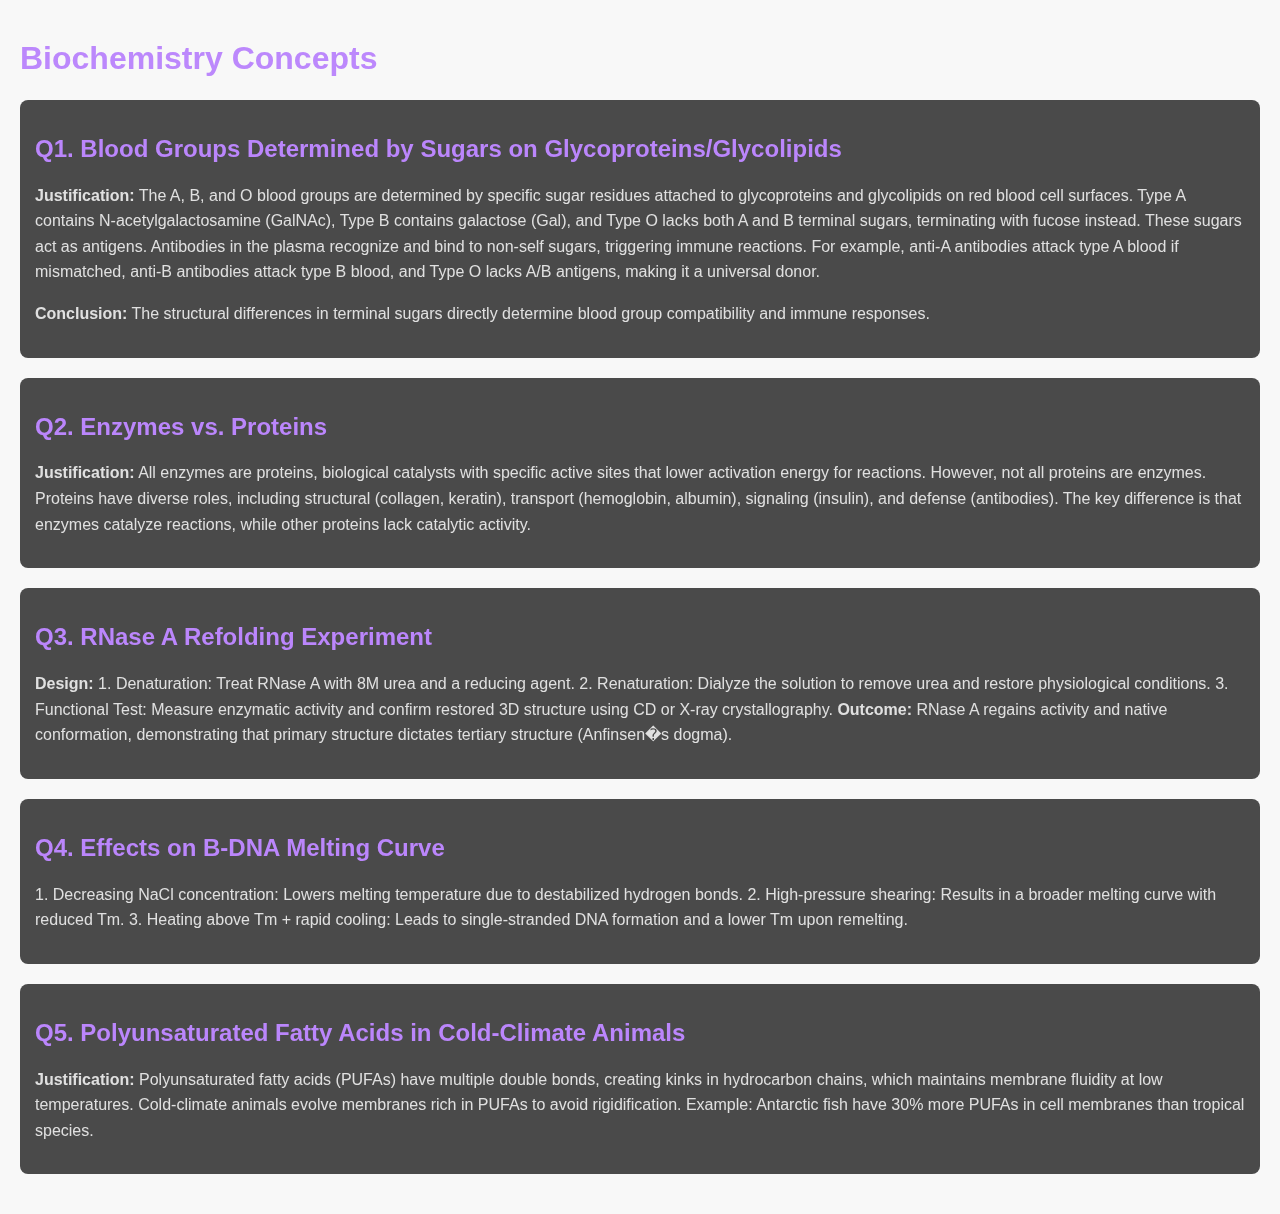
<file: biochemistry_concepts.html>
<!DOCTYPE html>
<html lang="en">
<head>
    <meta charset="UTF-8">
    <meta name="viewport" content="width=device-width, initial-scale=1.0">
    <title>Biochemistry Concepts - Dibyajyotee Ghosh</title>
    <link rel="stylesheet" href="styles.css">
    <script src="https://cdnjs.cloudflare.com/ajax/libs/gsap/3.9.1/gsap.min.js"></script>
    <style>
        body {
            margin: 0;
            font-family: sans-serif;
            background-image: url('https://cdn.wallpapersafari.com/26/10/lV9LYT.jpg');
            background-size: cover;
            background-repeat: no-repeat;
            background-attachment: fixed;
            color: #e0e0e0;
            padding: 20px;
        }
        h1, h2 {
            color: #bb86fc;
        }
        .concept-section {
            margin-bottom: 20px;
            padding: 15px;
            background-color: rgba(30, 30, 30, 0.8);
            border-radius: 8px;
        }
        .concept-section p {
            line-height: 1.6;
        }
        a {
            color: #03dac6;
            text-decoration: none;
        }
        a:hover {
            text-decoration: underline;
        }
    </style>
</head>
<body>
    <h1 class="animate-header">Biochemistry Concepts</h1>

    <div class="concept-section animate-section">
        <h2>Q1. Blood Groups Determined by Sugars on Glycoproteins/Glycolipids</h2>
        <p><strong>Justification:</strong> The A, B, and O blood groups are determined by specific sugar residues attached to glycoproteins and glycolipids on red blood cell surfaces. Type A contains N-acetylgalactosamine (GalNAc), Type B contains galactose (Gal), and Type O lacks both A and B terminal sugars, terminating with fucose instead. These sugars act as antigens. Antibodies in the plasma recognize and bind to non-self sugars, triggering immune reactions. For example, anti-A antibodies attack type A blood if mismatched, anti-B antibodies attack type B blood, and Type O lacks A/B antigens, making it a universal donor.</p>
        <p><strong>Conclusion:</strong> The structural differences in terminal sugars directly determine blood group compatibility and immune responses.</p>
    </div>

    <div class="concept-section animate-section">
        <h2>Q2. Enzymes vs. Proteins</h2>
        <p><strong>Justification:</strong> All enzymes are proteins, biological catalysts with specific active sites that lower activation energy for reactions. However, not all proteins are enzymes. Proteins have diverse roles, including structural (collagen, keratin), transport (hemoglobin, albumin), signaling (insulin), and defense (antibodies). The key difference is that enzymes catalyze reactions, while other proteins lack catalytic activity.</p>
    </div>

    <div class="concept-section animate-section">
        <h2>Q3. RNase A Refolding Experiment</h2>
        <p><strong>Design:</strong> 1. Denaturation: Treat RNase A with 8M urea and a reducing agent. 2. Renaturation: Dialyze the solution to remove urea and restore physiological conditions. 3. Functional Test: Measure enzymatic activity and confirm restored 3D structure using CD or X-ray crystallography. <strong>Outcome:</strong> RNase A regains activity and native conformation, demonstrating that primary structure dictates tertiary structure (Anfinsen�s dogma).</p>
    </div>

    <div class="concept-section animate-section">
        <h2>Q4. Effects on B-DNA Melting Curve</h2>
        <p>1. Decreasing NaCl concentration: Lowers melting temperature due to destabilized hydrogen bonds. 2. High-pressure shearing: Results in a broader melting curve with reduced Tm. 3. Heating above Tm + rapid cooling: Leads to single-stranded DNA formation and a lower Tm upon remelting.</p>
    </div>

    <div class="concept-section animate-section">
        <h2>Q5. Polyunsaturated Fatty Acids in Cold-Climate Animals</h2>
        <p><strong>Justification:</strong> Polyunsaturated fatty acids (PUFAs) have multiple double bonds, creating kinks in hydrocarbon chains, which maintains membrane fluidity at low temperatures. Cold-climate animals evolve membranes rich in PUFAs to avoid rigidification. Example: Antarctic fish have 30% more PUFAs in cell membranes than tropical species.</p>
    </div>

    <script>
        gsap.from(".animate-header", { duration: 1, y: -50, opacity: 0, ease: "power2.out" });

        gsap.utils.toArray(".animate-section").forEach(section => {
            gsap.from(section, {
                duration: 0.8,
                opacity: 0,
                y: 30,
                stagger: 0.2,
                ease: "power2.out"
            });
        });
    </script>
</body>
</html>
</file>
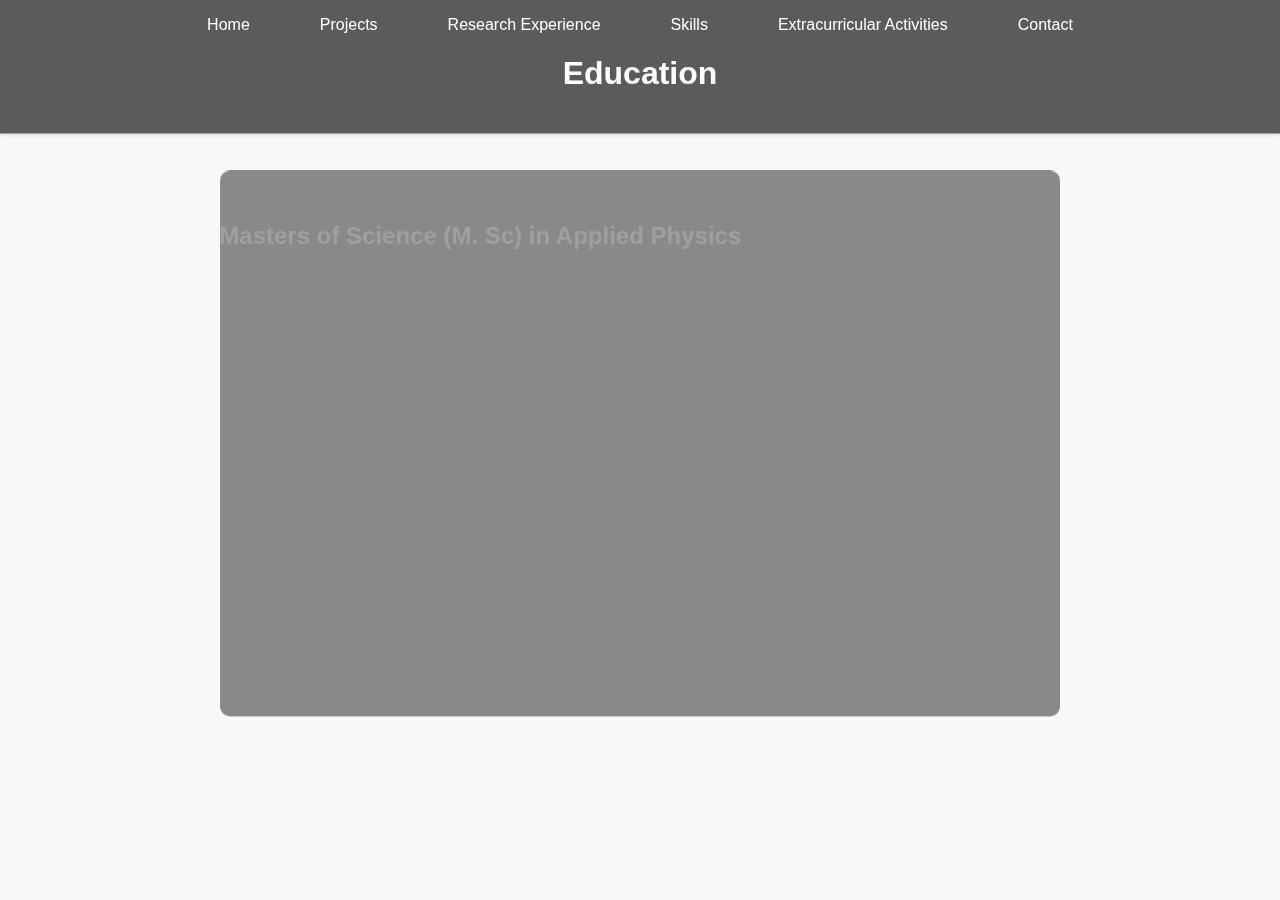
<file: education.html>
<!DOCTYPE html>
<html lang="en">
<head>
    <meta charset="UTF-8">
    <meta name="viewport" content="width=device-width, initial-scale=1.0">
    <title>Education - Dibyajyotee Ghosh</title>
    <link rel="stylesheet" href="styles.css">
    <script src="https://cdnjs.cloudflare.com/ajax/libs/gsap/3.9.1/gsap.min.js"></script>
    <style>
        body {
            margin: 0;
            font-family: sans-serif;
            background-image: url('https://cdn.wallpapersafari.com/26/10/lV9LYT.jpg');
            background-size: cover;
            background-repeat: no-repeat;
            background-attachment: fixed;
            color: white;
        }

        header {
            background-color: rgba(0, 0, 0, 0.7);
            padding: 20px;
            text-align: center;
        }

        nav ul {
            list-style: none;
            padding: 0;
            margin: 0;
            display: flex;
            justify-content: center;
        }

        nav li {
            margin: 0 15px;
        }

        nav a {
            color: white;
            text-decoration: none;
            padding: 5px 10px;
            border-radius: 5px;
            transition: background-color 0.3s ease;
        }

        nav a:hover {
            background-color: rgba(255, 255, 255, 0.2);
        }

        main {
            padding: 20px;
            text-align: left;
            margin: 20px auto;
            max-width: 800px;
            background-color: rgba(0, 0, 0, 0.6);
            border-radius: 10px;
        }

        main section {
            margin-bottom: 20px;
        }

        main h2 {
            margin-bottom: 10px;
        }

        main p {
            margin-bottom: 5px;
        }

        footer {
            background-color: rgba(0, 0, 0, 0.7);
            text-align: center;
            padding: 10px;
            position: fixed;
            bottom: 0;
            width: 100%;
        }
    </style>
</head>
<body>
    <header class="animate-header">
        <nav>
            <ul>
                <li><a href="index.html">Home</a></li>
                <li><a href="projects.html">Projects</a></li>
                <li><a href="research.html">Research Experience</a></li>
                <li><a href="skills.html">Skills</a></li>
                <li><a href="extracurricular.html">Extracurricular Activities</a></li>
                <li><a href="contact.html">Contact</a></li>
            </ul>
        </nav>
        <h1>Education</h1>
    </header>

    <main class="animate-main">
        <section class="education-section animate-section">
            <h2>Masters of Science (M. Sc) in Applied Physics</h2>
            <p><strong>Specialization:</strong> Applied Fluid Mechanics</p>
            <p><strong>Thesis:</strong> "Quantum Entanglement and Its Potential Applications"</p>
            <p><strong>Institution:</strong> Calcutta University, Kolkata, India</p>
            <p><strong>Duration:</strong> September 2022 � August 2024</p>
            <p><strong>CGPA:</strong> 9.0 / 10</p>
        </section>
        <section class="education-section animate-section">
            <h2>Bachelor of Science (B. Sc) in Physics</h2>
            <p><strong>Specialization:</strong> Electronics and Communication Systems</p>
            <p><strong>Institution:</strong> Presidency College, Kolkata, India</p>
            <p><strong>Duration:</strong> July 2019 � June 2021</p>
            <p><strong>CGPA:</strong> 8.2 / 10</p>
        </section>
         <section class="education-section animate-section">
            <h2>Additional Biochemistry Concepts</h2>
            <p>For more information on biochemistry concepts discussed, please visit: <a href="biochemistry_concepts.html">Biochemistry Concepts Page</a></p>
        </section>
    </main>

    <footer class="animate-footer">
        <p>&copy; 2023 Dibyajyotee Ghosh. All rights reserved.</p>
    </footer>

    <script>
        gsap.from(".animate-header", { duration: 1, opacity: 0, y: -50 });
        gsap.from(".animate-main", { duration: 1, opacity: 0, y: 50, delay: 0.2 });
        gsap.from(".education-section", { duration: 0.8, opacity: 0, y: 30, stagger: 0.2, delay: 0.4 });
        gsap.from(".education-section h2", { duration: 0.6, opacity: 0, x: -30, stagger: 0.2, delay: 0.6});
        gsap.from(".education-section p", { duration: 0.4, opacity: 0, y: 20, stagger: 0.1, delay: 0.8 });
        gsap.from(".animate-footer", { duration: 1, opacity: 0, y: 50, delay: 1 });
    </script>
</body>
</html>
</file>
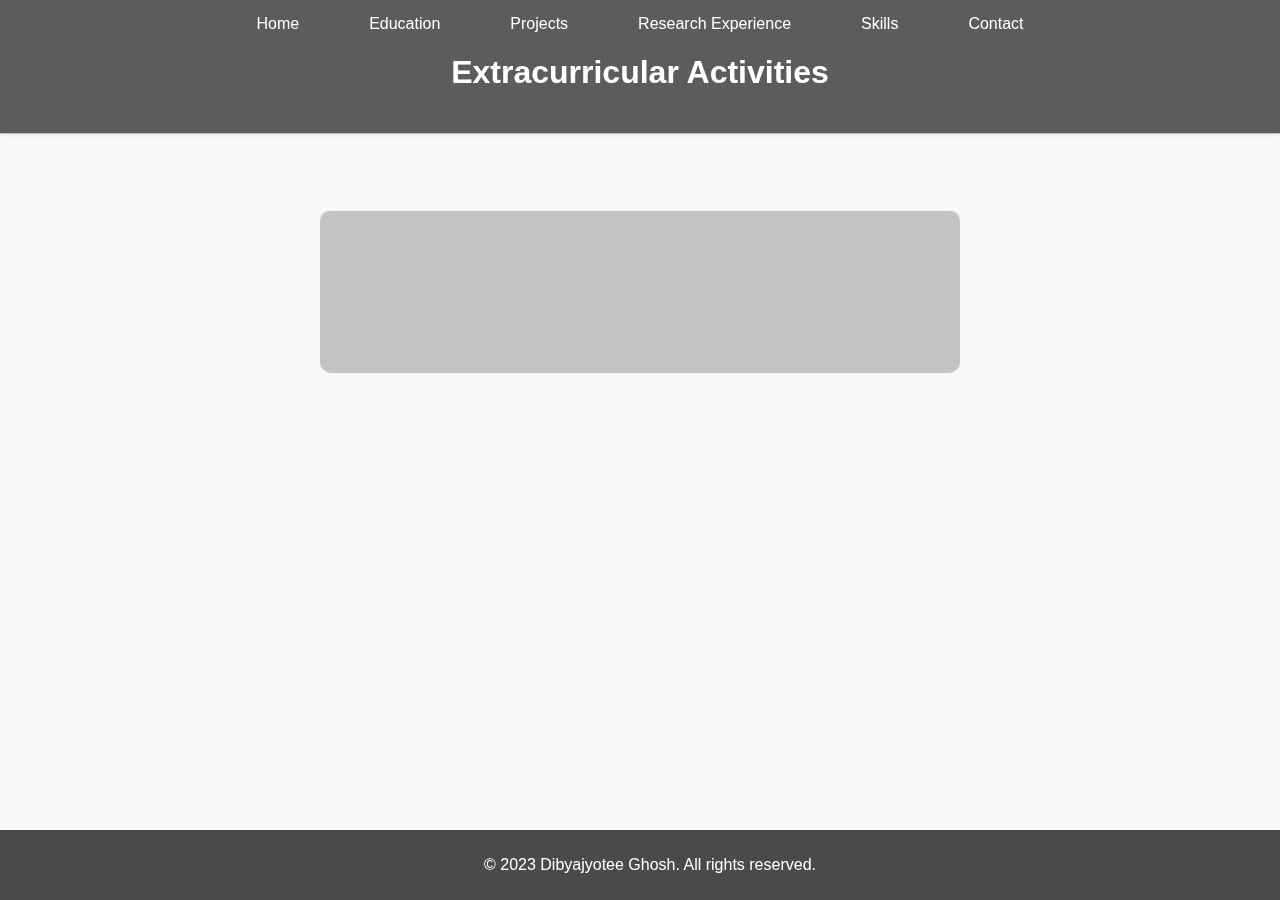
<file: extracurricular.html>
<!DOCTYPE html>
<html lang="en">
<head>
    <meta charset="UTF-8">
    <meta name="viewport" content="width=device-width, initial-scale=1.0">
    <title>Extracurricular Activities - Dibyajyotee Ghosh</title>
    <link rel="stylesheet" href="styles.css">
    <script src="https://cdnjs.cloudflare.com/ajax/libs/gsap/3.9.1/gsap.min.js"></script>
    <style>
        body {
            margin: 0;
            font-family: sans-serif;
            background-image: url('https://www.sageeducation.ae/admin/blog/extracurricular-activities.jpg');
            background-size: cover;
            background-position: center;
            background-repeat: no-repeat;
            color: white; /* Adjust text color for readability */
        }

        header {
            background-color: rgba(0, 0, 0, 0.7); /* Semi-transparent background */
            padding: 20px;
            text-align: center;
        }

        nav ul {
            list-style: none;
            padding: 0;
            margin: 0;
            display: flex;
            justify-content: center;
        }

        nav li {
            margin: 0 15px;
        }

        nav a {
            color: white;
            text-decoration: none;
            padding: 5px 10px;
            border-radius: 5px;
            transition: background-color 0.3s ease;
        }

        nav a:hover {
            background-color: rgba(255, 255, 255, 0.2);
        }

        main {
            padding: 20px;
            text-align: center;
        }

        section {
            background-color: rgba(0, 0, 0, 0.6); /* Semi-transparent background */
            padding: 20px;
            border-radius: 10px;
            max-width: 600px;
            margin: 20px auto;
        }

        ul {
            list-style-type: disc;
            padding-left: 20px;
        }

        footer {
            background-color: rgba(0, 0, 0, 0.7); /* Semi-transparent background */
            text-align: center;
            padding: 10px;
            position: fixed;
            bottom: 0;
            width: 100%;
        }
    </style>
</head>
<body>
    <header>
        <nav>
            <ul>
                <li><a href="index.html">Home</a></li>
                <li><a href="education.html">Education</a></li>
                <li><a href="projects.html">Projects</a></li>
                <li><a href="research.html">Research Experience</a></li>
                <li><a href="skills.html">Skills</a></li>
                <li><a href="contact.html">Contact</a></li>
            </ul>
        </nav>
        <h1>Extracurricular Activities</h1>
    </header>

    <main>
        <section>
            <ul id="activityList">
                <li>Fellow additional researcher at IACS (Indian Association for the Cultivation of Science).</li>
                <li>Member of IEEE at University of Calcutta.</li>
                <li>Participation in the seminar of research scientists of ISRO after the successful landing of Chandrayaan-3 and Aditya L1.</li>
            </ul>
        </section>
    </main>

    <footer>
        <p>&copy; 2023 Dibyajyotee Ghosh. All rights reserved.</p>
    </footer>

    <script>
        gsap.from("header", { opacity: 0, duration: 1, y: -50 });
        gsap.from("section", { opacity: 0, duration: 1, delay: 0.5, y: 50 });

        gsap.from("#activityList li", {
            opacity: 0,
            y: 20,
            stagger: 0.2,
            duration: 0.8,
            delay: 1,
        });
    </script>
</body>
</html>
</file>
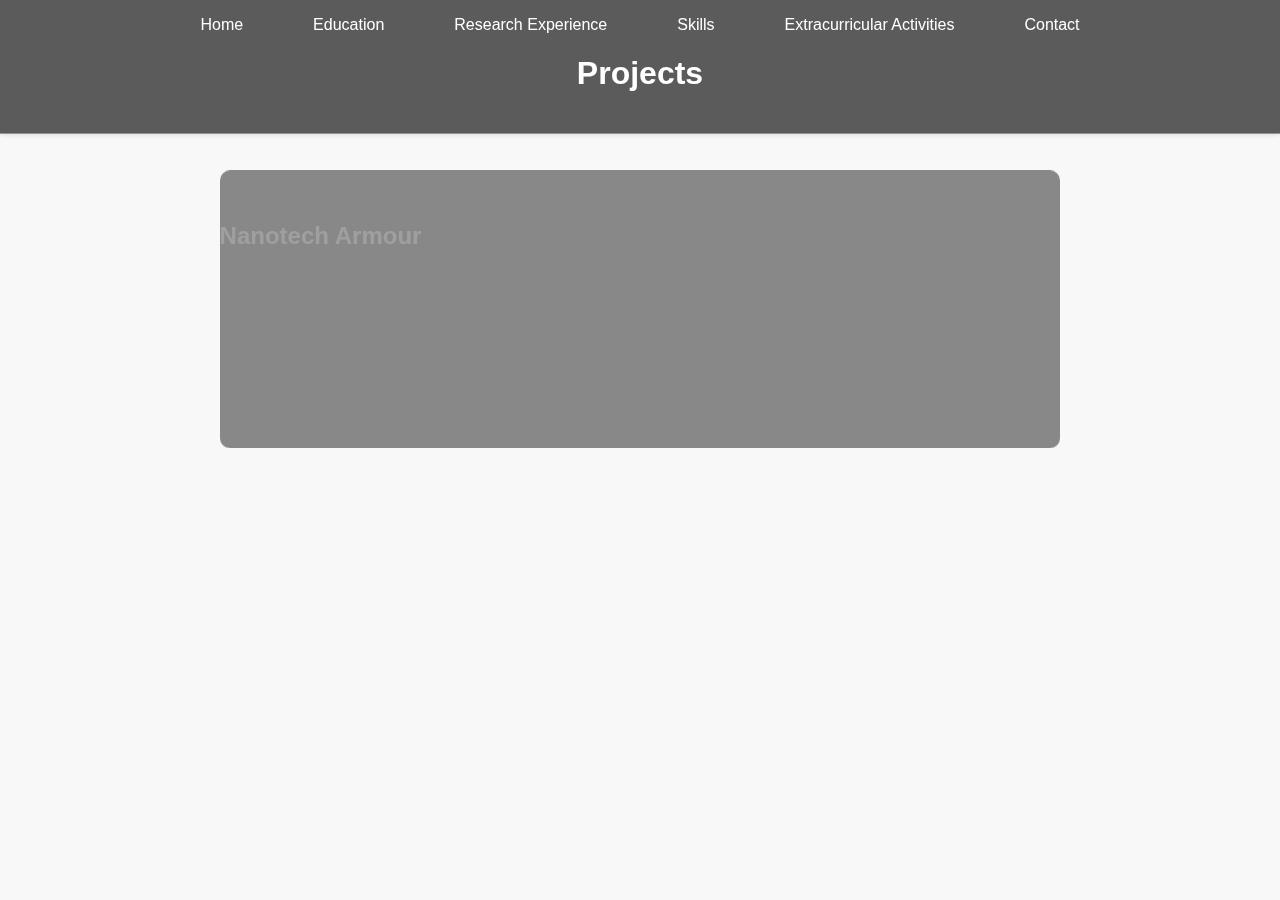
<file: projects.html>
<!DOCTYPE html>
<html lang="en">
<head>
    <meta charset="UTF-8">
    <meta name="viewport" content="width=device-width, initial-scale=1.0">
    <title>Projects - Dibyajyotee Ghosh</title>
    <link rel="stylesheet" href="styles.css">
    <script src="https://cdnjs.cloudflare.com/ajax/libs/gsap/3.9.1/gsap.min.js"></script>
    <style>
        body {
            margin: 0;
            font-family: sans-serif;
            background-image: url('https://wallpapers.com/images/hd/1080x1080-xbox-project-scorpio-mku72u0cx3aufhuv.jpg');
            background-size: cover;
            background-repeat: no-repeat;
            background-attachment: fixed;
            color: white;
        }

        header {
            background-color: rgba(0, 0, 0, 0.7);
            padding: 20px;
            text-align: center;
        }

        nav ul {
            list-style: none;
            padding: 0;
            margin: 0;
            display: flex;
            justify-content: center;
        }

        nav li {
            margin: 0 15px;
        }

        nav a {
            color: white;
            text-decoration: none;
            padding: 5px 10px;
            border-radius: 5px;
            transition: background-color 0.3s ease;
        }

        nav a:hover {
            background-color: rgba(255, 255, 255, 0.2);
        }

        main {
            padding: 20px;
            text-align: left;
            margin: 20px auto;
            max-width: 800px;
            background-color: rgba(0, 0, 0, 0.6);
            border-radius: 10px;
        }

        main section {
            margin-bottom: 20px;
        }

        main h2 {
            margin-bottom: 10px;
        }

        footer {
            background-color: rgba(0, 0, 0, 0.7);
            text-align: center;
            padding: 10px;
            position: fixed;
            bottom: 0;
            width: 100%;
        }
    </style>
</head>
<body>
    <header>
        <nav>
            <ul>
                <li><a href="index.html">Home</a></li>
                <li><a href="education.html">Education</a></li>
                <li><a href="research.html">Research Experience</a></li>
                <li><a href="skills.html">Skills</a></li>
                <li><a href="extracurricular.html">Extracurricular Activities</a></li>
                <li><a href="contact.html">Contact</a></li>
            </ul>
        </nav>
        <h1>Projects</h1>
    </header>

    <main>
        <section class="project-section">
            <h2>Nanotech Armour</h2>
            <p>Developed a nanotech armour that can retract and expand at will of user, making it lightweight, can take various shapes based on use, is bulletproof totally, thereby decreasing fatality rate.</p>
        </section>
        <section class="project-section">
            <h2>Underwater ROV</h2>
            <p>Developed an underwater ROV, with an IoT device, Ultrasonic Sensors and some detectors, which mainly detect underwater detonators and submarine movements and warns the army camp on time. (Applied for a patent, details available upon request)</p>
        </section>
    </main>

    <footer>
        <p>&copy; 2023 Dibyajyotee Ghosh. All rights reserved.</p>
    </footer>

    <script>
        gsap.from("header", { duration: 1, opacity: 0, y: -50 });
        gsap.from("main", { duration: 1, opacity: 0, y: 50, delay: 0.2 });
        gsap.from(".project-section", { duration: 0.8, opacity: 0, y: 30, stagger: 0.2, delay: 0.4 });
        gsap.from(".project-section h2", { duration: 0.6, opacity: 0, x: -30, stagger: 0.2, delay: 0.6});
        gsap.from(".project-section p", { duration: 0.4, opacity: 0, y: 20, stagger: 0.2, delay: 0.8 });
        gsap.from("footer", { duration: 1, opacity: 0, y: 50, delay: 1 });
    </script>
</body>
</html>
</file>
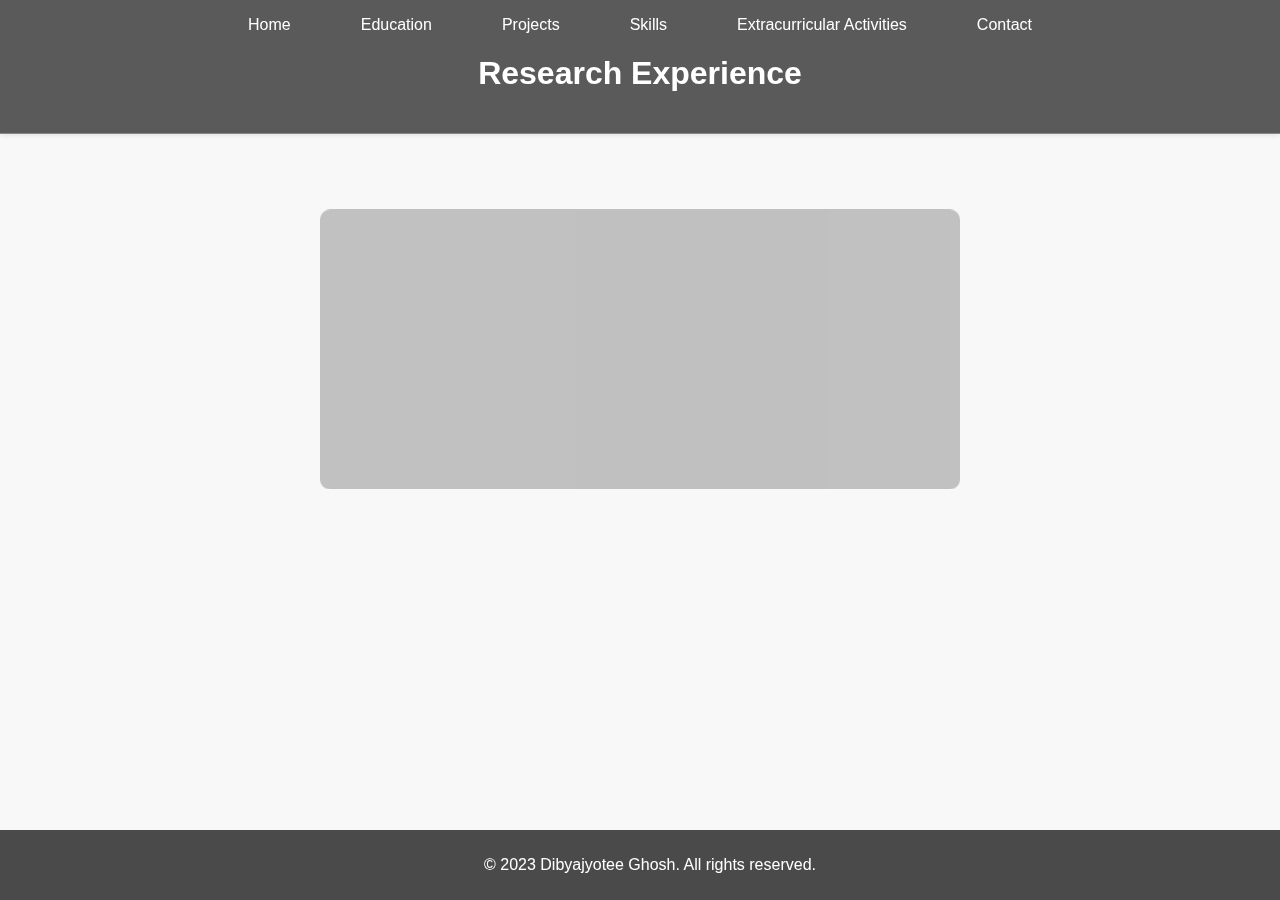
<file: research.html>
<!DOCTYPE html>
<html lang="en">
<head>
    <meta charset="UTF-8">
    <meta name="viewport" content="width=device-width, initial-scale=1.0">
    <title>Research Experience - Dibyajyotee Ghosh</title>
    <link rel="stylesheet" href="styles.css">
    <script src="https://cdnjs.cloudflare.com/ajax/libs/gsap/3.9.1/gsap.min.js"></script>
    <style>
        body {
            margin: 0;
            font-family: sans-serif;
            background-image: url('https://images.wallpapersden.com/image/download/moon-glow-dark_Z2ZlamqUmZqaraWkpJRmZW1lrWZlbWU.jpg');
            background-size: cover;
            background-position: center;
            background-repeat: no-repeat;
            color: white;
        }

        header {
            background-color: rgba(0, 0, 0, 0.7);
            padding: 20px;
            text-align: center;
        }

        nav ul {
            list-style: none;
            padding: 0;
            margin: 0;
            display: flex;
            justify-content: center;
        }

        nav li {
            margin: 0 15px;
        }

        nav a {
            color: white;
            text-decoration: none;
            padding: 5px 10px;
            border-radius: 5px;
            transition: background-color 0.3s ease;
        }

        nav a:hover {
            background-color: rgba(255, 255, 255, 0.2);
        }

        main {
            padding: 20px;
            text-align: center;
        }

        section {
            background-color: rgba(0, 0, 0, 0.6);
            padding: 20px;
            border-radius: 10px;
            max-width: 600px;
            margin: 20px auto;
        }

        section h2 {
            margin-bottom: 10px;
        }

        section p {
            line-height: 1.6;
        }

        footer {
            background-color: rgba(0, 0, 0, 0.7);
            text-align: center;
            padding: 10px;
            position: fixed;
            bottom: 0;
            width: 100%;
        }
    </style>
</head>
<body>
    <header>
        <nav>
            <ul>
                <li><a href="index.html">Home</a></li>
                <li><a href="education.html">Education</a></li>
                <li><a href="projects.html">Projects</a></li>
                <li><a href="skills.html">Skills</a></li>
                <li><a href="extracurricular.html">Extracurricular Activities</a></li>
                <li><a href="contact.html">Contact</a></li>
            </ul>
        </nav>
        <h1>Research Experience</h1>
    </header>

    <main>
        <section id="researchSection">
            <h2>Research Assistant</h2>
            <p><strong>Department:</strong> Department of Physics, IACS</p>
            <p><strong>Duration:</strong> August 2025 – May 2028</p>
            <p>Conducted research on quantum entanglement and its applications in quantum computing. Utilized advanced spectroscopic techniques, MATLAB for data analysis, and custom-built experimental setups. Published findings in Nature.</p>
        </section>
    </main>

    <footer>
        <p>&copy; 2023 Dibyajyotee Ghosh. All rights reserved.</p>
    </footer>

    <script>
        gsap.from("header", { opacity: 0, duration: 1, y: -50 });
        gsap.from("#researchSection", { opacity: 0, duration: 1, delay: 0.5, y: 50 });
        gsap.from("#researchSection h2", { opacity: 0, duration: 0.8, delay: 1, y: 20 });
        gsap.from("#researchSection p", { opacity: 0, duration: 0.8, delay: 1.2, y: 20, stagger: 0.2 });
    </script>
</body>
</html>
</file>
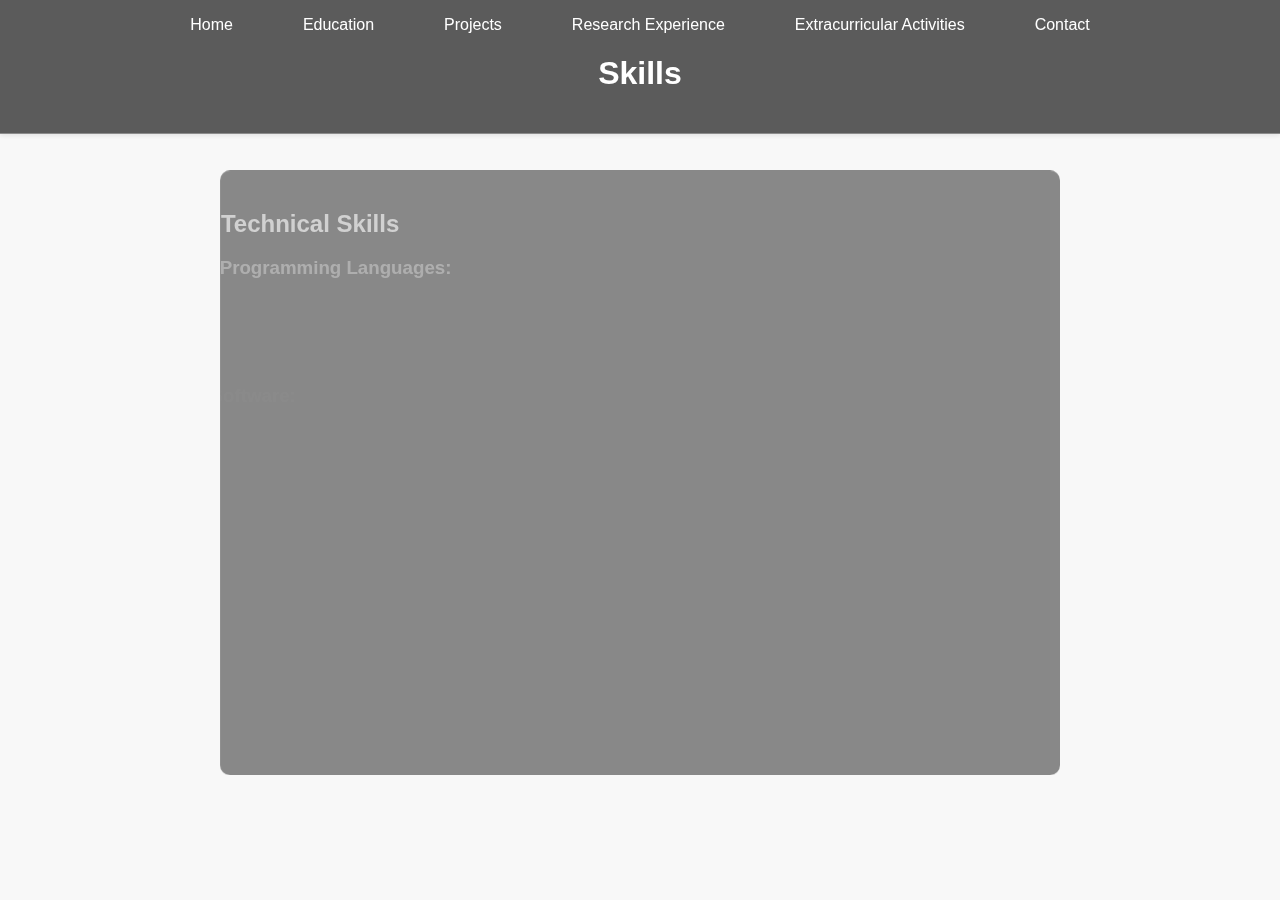
<file: skills.html>
<!DOCTYPE html>
<html lang="en">
<head>
    <meta charset="UTF-8">
    <meta name="viewport" content="width=device-width, initial-scale=1.0">
    <title>Skills - Dibyajyotee Ghosh</title>
    <link rel="stylesheet" href="styles.css">
    <script src="https://cdnjs.cloudflare.com/ajax/libs/gsap/3.9.1/gsap.min.js"></script>
    <style>
        body {
            margin: 0;
            font-family: sans-serif;
            background-image: url('https://s40424.pcdn.co/in/wp-content/uploads/2022/10/Technical-Skills_How-to-Them-Master-in-2022.jpg');
            background-size: cover;
            background-repeat: no-repeat;
            background-attachment: fixed;
            color: white;
        }

        header {
            background-color: rgba(0, 0, 0, 0.7);
            padding: 20px;
            text-align: center;
        }

        nav ul {
            list-style: none;
            padding: 0;
            margin: 0;
            display: flex;
            justify-content: center;
        }

        nav li {
            margin: 0 15px;
        }

        nav a {
            color: white;
            text-decoration: none;
            padding: 5px 10px;
            border-radius: 5px;
            transition: background-color 0.3s ease;
        }

        nav a:hover {
            background-color: rgba(255, 255, 255, 0.2);
        }

        main {
            padding: 20px;
            text-align: left;
            margin: 20px auto;
            max-width: 800px;
            background-color: rgba(0, 0, 0, 0.6);
            border-radius: 10px;
        }

        main section {
            margin-bottom: 20px;
        }

        main h2, main h3 {
            margin-bottom: 10px;
        }

        main ul {
            list-style-type: disc;
            padding-left: 20px;
        }

        footer {
            background-color: rgba(0, 0, 0, 0.7);
            text-align: center;
            padding: 10px;
            position: fixed;
            bottom: 0;
            width: 100%;
        }
    </style>
</head>
<body>
    <header>
        <nav>
            <ul>
                <li><a href="index.html">Home</a></li>
                <li><a href="education.html">Education</a></li>
                <li><a href="projects.html">Projects</a></li>
                <li><a href="research.html">Research Experience</a></li>
                <li><a href="extracurricular.html">Extracurricular Activities</a></li>
                <li><a href="contact.html">Contact</a></li>
            </ul>
        </nav>
        <h1>Skills</h1>
    </header>

    <main>
        <section class="skill-section">
            <h2>Technical Skills</h2>
            <h3 class="skill-heading">Programming Languages:</h3>
            <ul class="skill-list">
                <li>Python</li>
                <li>C++</li>
                <li>MATLAB</li>
                <li>Fortran</li>
            </ul>
            <h3 class="skill-heading">Software:</h3>
            <ul class="skill-list">
                <li>LaTeX</li>
                <li>Mathematica</li>
                <li>COMSOL Multiphysics</li>
                <li>LabVIEW</li>
            </ul>
            <h3 class="skill-heading">Laboratory Techniques:</h3>
            <ul class="skill-list">
                <li>Spectroscopy</li>
                <li>Cryogenics</li>
                <li>Vacuum Technology</li>
                <li>Laser Systems</li>
            </ul>
            <h3 class="skill-heading">Analytical Skills:</h3>
            <ul class="skill-list">
                <li>Data Analysis: Statistical Analysis, Data Mining, Signal Processing</li>
                <li>Modelling and Simulation: Computational Physics, Numerical Methods</li>
                <li>Problem-Solving: Critical Thinking, Hypothesis Testing</li>
            </ul>
        </section>
    </main>

    <footer>
        <p>&copy; 2023 Dibyajyotee Ghosh. All rights reserved.</p>
    </footer>

    <script>
        gsap.from("header", { duration: 1, opacity: 0, y: -50 });
        gsap.from("main", { duration: 1, opacity: 0, y: 50, delay: 0.2 });
        gsap.from(".skill-section h2", { duration: 0.8, opacity: 0, x: -50, stagger: 0.2, delay: 0.4 });
        gsap.from(".skill-heading", { duration: 0.6, opacity: 0, x: -30, stagger: 0.1, delay: 0.6});
        gsap.from(".skill-list li", { duration: 0.4, opacity: 0, y: 20, stagger: 0.05, delay: 0.8 });
        gsap.from("footer", { duration: 1, opacity: 0, y: 50, delay: 1 });
    </script>
</body>
</html>
</file>
<file: styles.css>
/* style.css (same as before) */
body {
    font-family: 'Arial', sans-serif;
    margin: 0;
    padding: 0;
    overflow-x: hidden;
    background-color: #f8f8f8;
    color: #333;
}

header {
    background-color: #2c3e50;
    color: white;
    padding: 15px 0;
    box-shadow: 0 2px 5px rgba(0, 0, 0, 0.1);
}

nav ul {
    list-style: none;
    text-align: center;
}

nav ul li {
    display: inline;
    margin: 0 25px;
}

nav ul li a {
    color: white;
    text-decoration: none;
    transition: color 0.3s ease;
}

nav ul li a:hover {
    color: #3498db;
}

/* ... (rest of the CSS remains the same) ... */

footer {
    background-color: #2c3e50;
    color: white;
    text-align: center;
    padding: 25px 0;
}
</file>
